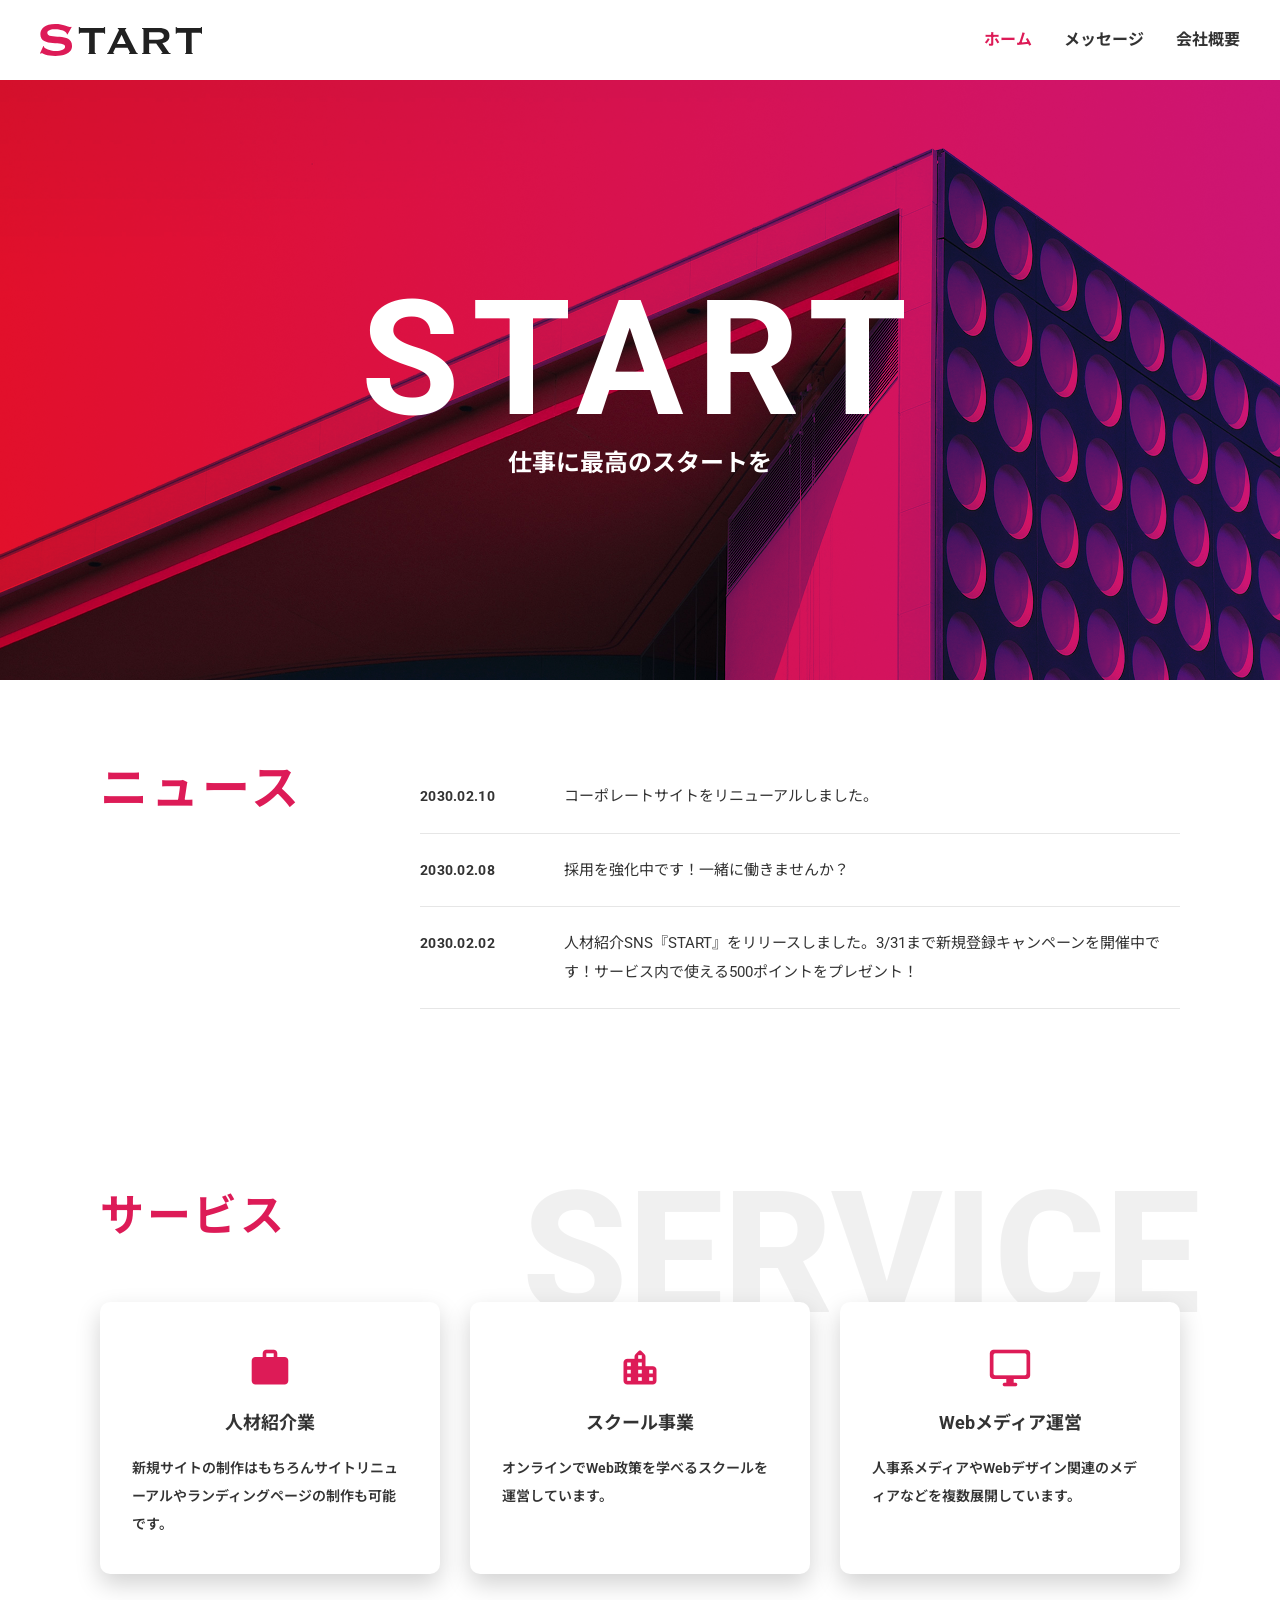
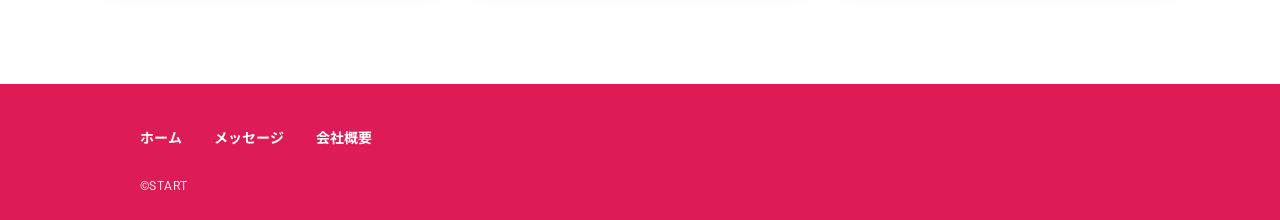
<file: index.html>
<!DOCTYPE html>

<html lang="ja">

  <head>
    <meta charset="utf-8">
    <meta name="viewport" content="width=device-width,initial-scale=1">
    <title>START</title>
    <link rel="stylesheet" href="css/destyle.css">
    <link rel="stylesheet" href="css/style.css">
    <link rel="preconnect" href="https://fonts.googleapis.com">
    <link rel="preconnect" href="https://fonts.gstatic.com" crossorigin>
    <link href="https://fonts.googleapis.com/css2?family=Josefin+Sans:ital,wght@0,100..700;1,100..700&family=Noto+Sans+JP:wght@100..900&family=Noto+Sans:ital,wght@0,100..900;1,100..900&family=Roboto:ital,wght@0,100..900;1,100..900&display=swap" rel="stylesheet">
    <link href="https://fonts.googleapis.com/icon?family=Material+Icons+Round" rel="stylesheet">
    <link rel="icon" type="image/png" href="icon-192x192.png">
    <link rel="apple-touch-icon" type="image/png" href="apple-touch-icon-180x180.png">
    <link rel="icon" href="favicon.ico">
  </head>


  <body>

    <!-- ヘッダー -->
    <header class="header">
      <div class="logo">
        <a href="index.html">
          <img src="image/logo.svg" alt="ロゴ">
        </a>
      </div>

      <nav class="gnav">
        <ul class="gnav__list">
          <li class="gnav__item"><a class="gnav__link gnav__link--active" href="index.html">ホーム</a></li>
          <li class="gnav__item"><a class="gnav__link" href="message.html">メッセージ</a></li>
          <li class="gnav__item"><a class="gnav__link" href="company.html">会社概要</a></li>
        </ul>
      </nav>

      <!-- ハンバーガーメニュー -->
      <button class="hamburger" type="button" aria-label="メニューを開く" aria-controls="sp-menu" aria-expanded="false">
        <span></span>
        <span></span>
        <span></span>
      </button>

      <div class="sp-menu" id="sp-menu" aria-hidden="true">

        <button class="sp-menu__close" type="button" aria-label="メニューを閉じる">
        </button>

        <nav class="sp-menu__nav">
          <ul class="sp-menu__list">
            <li class="sp-menu__item"><a class="sp-menu__link" href="index.html">ホーム</a></li>
            <li class="sp-menu__item"><a class="sp-menu__link" href="message.html">メッセージ</a></li>
            <li class="sp-menu__item"><a class="sp-menu__link" href="company.html">会社概要</a></li>
          </ul>
        </nav>

      </div>

      <div class="sp-menu-overlay" aria-hidden="true"></div>

    </header>
    <!-- /ヘッダー -->

    <main>

      <!-- メインビジュアル -->
      <section class="main-visual">

        <picture class="main-visual__img">
          <source
          media="(max-width: 768px)"
          srcset="image/sp_mv.png">
          <img class="main-visual__img" src="image/pc_bg_mv.png" alt="">
        </picture>

        <div class="main-visual__copy">
          <h1 class="main-visual__title">START</h1>
          <p class="main-visual__subtitle">仕事に最高のスタートを</p>
        </div>
      </section>
      <!-- /メインビジュアル -->

      <!-- ニュース -->
      <section class="news" id="news">
        <div class="news__inner">
          <h2 class="news__title">ニュース</h2>

          <ul class="news__list">

            <li class="news__item">
              <a class="news__link" href="#">
                <time class="news__date" datetime="2030-02-10">2030.02.10</time>
                <p class="news__text">コーポレートサイトをリニューアルしました。</p>
              </a>
            </li>

            <li class="news__item">
              <a class="news__link" href="#">
                <time class="news__date" datetime="2030-02-08">2030.02.08</time>
                <p class="news__text">採用を強化中です！一緒に働きませんか？</p>
              </a>
            </li>

            <li class="news__item">
              <a class="news__link" href="#">
                <time class="news__date" datetime="2030-02-02">2030.02.02</time>
                <p class="news__text">人材紹介SNS『START』をリリースしました。3/31まで新規登録キャンペーンを開催中です！サービス内で使える500ポイントをプレゼント！</p>
              </a>
            </li>

          </ul>
        </div>
      </section>
      <!-- /ニュース -->

      <!-- サービス -->
      <section class="service" id="service">

        <div class="service__inner">

          <h2 class="service__title">サービス</h2>

          <div class="service__container">

            <article class="service__card">
              <span class="material-icons-round" aria-hidden="true">work</span>
              <h3 class="service__card__title">人材紹介業</h3>
              <p class="service__card__contents">新規サイトの制作はもちろんサイトリニューアルやランディングページの制作も可能です。</p>
            </article>

            <article class="service__card">
              <span class="material-icons-round" aria-hidden="true">location_city</span>
              <h3 class="service__card__title">スクール事業</h3>
              <p class="service__card__contents">オンラインでWeb政策を学べるスクールを運営しています。</p>
            </article>

            <article class="service__card">
              <span class="material-icons-round" aria-hidden="true">desktop_windows</span>
              <h3 class="service__card__title">Webメディア運営</h3>
              <p class="service__card__contents">人事系メディアやWebデザイン関連のメディアなどを複数展開しています。</p>
            </article>

          </div>

        </div>

      </section>
      <!-- /サービス -->

    </main>

    <!-- フッター -->
    <footer class="footer" id="footer">

      <div class="footer__inner">
        <nav class="footer__nav">
          <ul class="footer__nav__list">
            <li class="footer__nav__item"><a href="index.html">ホーム</a></li>
            <li class="footer__nav__item"><a href="message.html">メッセージ</a></li>
            <li class="footer__nav__item"><a href="company.html">会社概要</a></li>
          </ul>
        </nav>

        <div class="footer__copyright">&copy;START</div>
      </div>
    </footer>
    <!-- /フッター -->

    <script src="https://ajax.googleapis.com/ajax/libs/jquery/3.6.0/jquery.min.js"></script>
    <script src="js/script.js"></script>

  </body>
</html>
</file>
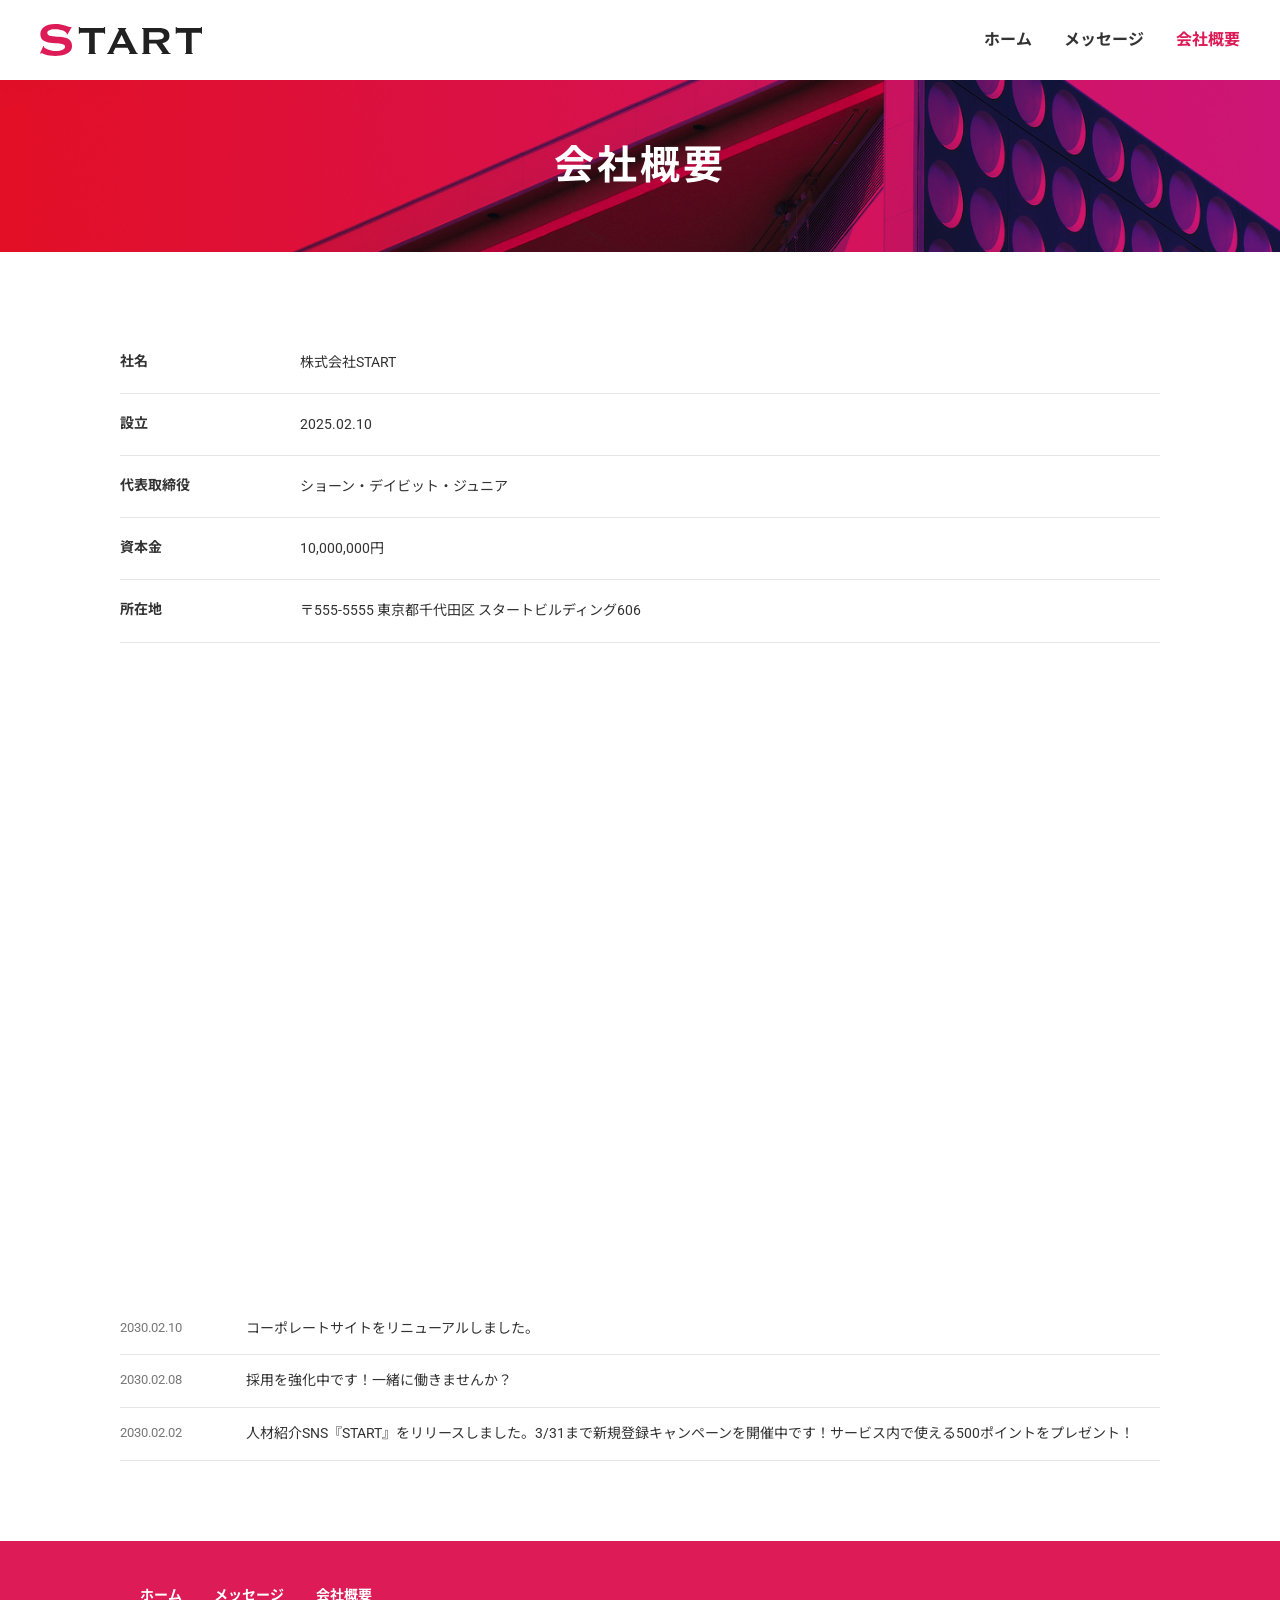
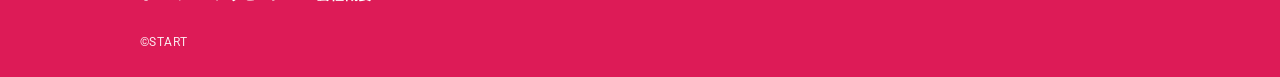
<file: company.html>
<!DOCTYPE html>

<html lang="ja">

  <head>
    <meta charset="utf-8">
    <meta name="viewport" content="width=device-width,initial-scale=1">
    <title>START</title>
    <link rel="stylesheet" href="css/destyle.css">
    <link rel="stylesheet" href="css/style.css">
    <link rel="preconnect" href="https://fonts.googleapis.com">
    <link rel="preconnect" href="https://fonts.gstatic.com" crossorigin>
    <link href="https://fonts.googleapis.com/css2?family=Josefin+Sans:ital,wght@0,100..700;1,100..700&family=Noto+Sans+JP:wght@100..900&family=Noto+Sans:ital,wght@0,100..900;1,100..900&family=Roboto:ital,wght@0,100..900;1,100..900&display=swap" rel="stylesheet">
    <link href="https://fonts.googleapis.com/icon?family=Material+Icons+Round" rel="stylesheet">
    <link rel="apple-touch-icon" type="image/png" href="apple-touch-icon-180x180.png">
    <link rel="icon" href="favicon.ico">

  </head>


  <body>

    <!-- ヘッダー -->
    <header class="header">
      <div class="logo">
        <a href="index.html">
          <img src="image/logo.svg" alt="ロゴ">
        </a>
      </div>

      <nav class="gnav">
        <ul class="gnav__list">
          <li class="gnav__item"><a class="gnav__link" href="index.html">ホーム</a></li>
          <li class="gnav__item"><a class="gnav__link" href="message.html">メッセージ</a></li>
          <li class="gnav__item"><a class="gnav__link gnav__link--active" href="company.html">会社概要</a></li>
        </ul>
      </nav>

      <!-- ハンバーガーメニュー -->
      <button class="hamburger" type="button" aria-label="メニューを開く" aria-controls="sp-menu" aria-expanded="false">
        <span></span>
        <span></span>
        <span></span>
      </button>

      <div class="sp-menu" id="sp-menu" aria-hidden="true">

        <button class="sp-menu__close" type="button" aria-label="メニューを閉じる">
        </button>

        <nav class="sp-menu__nav">
          <ul class="sp-menu__list">
            <li class="sp-menu__item"><a class="sp-menu__link" href="index.html">ホーム</a></li>
            <li class="sp-menu__item"><a class="sp-menu__link" href="message.html">メッセージ</a></li>
            <li class="sp-menu__item"><a class="sp-menu__link" href="company.html">会社概要</a></li>
          </ul>
        </nav>

      </div>

      <div class="sp-menu-overlay" aria-hidden="true"></div>

    </header>
    <!-- /ヘッダー -->

    <main>
      <!-- メインビジュアル -->
      <section class="page-section">

        <picture>
          <source
          media="(max-width: 768px)"
          srcset="image/sp_header.png">
          <img class="page-section__img" src="image/pc_header.png" alt="">
        </picture>

        <div class="page-section__copy">
          <h1 class="page-section__title">会社概要</h1>
        </div>
      </section>
      <!-- /メインビジュアル -->


      <!-- 会社概要 -->
      <section class="company">
        <div class="company__inner">
          <ul class="company__list">

            <li class="company__item">
              <h2 class="company__title">社名</h2>
              <p class="company__contents">株式会社START</p>
            </li>

            <li class="company__item">
              <h2 class="company__title">設立</h2>
              <p class="company__contents">2025.02.10</p>
            </li>

            <li class="company__item">
              <h2 class="company__title">代表取締役</h2>
              <p class="company__contents">ショーン・デイビット・ジュニア</p>
            </li>

            <li class="company__item">
              <h2 class="company__title">資本金</h2>
              <p class="company__contents">10,000,000円</p>
            </li>

            <li class="company__item">
              <h2 class="company__title">所在地</h2>
              <p class="company__contents">〒555-5555 東京都千代田区 スタートビルディング606</p>
            </li>
          </ul>

          <div class="company__map">
            <iframe src="https://www.google.com/maps/embed?pb=!1m18!1m12!1m3!1d26253.324535291995!2d135.5153408!3d34.663148!2m3!1f0!2f0!3f0!3m2!1i1024!2i768!4f13.1!3m3!1m2!1s0x6000e0cd5c283afd%3A0xf01d07d5ca11e41!2z5aSn6Ziq5Z-O!5e0!3m2!1sja!2sjp!4v1767077324530!5m2!1sja!2sjp" width="100%" style="border:0;" allowfullscreen="" loading="lazy" referrerpolicy="no-referrer-when-downgrade"></iframe>
          </div>
        
          <ul class="company-news">

            <li class="company-news__item">
              <a class="company-news__link" href="#">
                <time class="company-news__date" datetime="2030-02-10">2030.02.10</time>
                <p class="company-news__text">コーポレートサイトをリニューアルしました。</p>
              </a>
            </li>

            <li class="company-news__item">
              <a class="company-news__link" href="#">
                <time class="company-news__date" datetime="2030-02-08">2030.02.08</time>
                <p class="company-news__text">採用を強化中です！一緒に働きませんか？</p>
              </a>
            </li>

            <li class="company-news__item">
              <a class="company-news__link" href="#">
                <time class="company-news__date" datetime="2030-02-02">2030.02.02</time>
                <p class="company-news__text">人材紹介SNS『START』をリリースしました。3/31まで新規登録キャンペーンを開催中です！サービス内で使える500ポイントをプレゼント！</p>
              </a>
            </li>

          </ul>

        </div>
      </section>

    </main>

    <!-- フッター -->
    <footer class="footer" id="footer">

      <div class="footer__inner">
        <nav class="footer__nav">
          <ul class="footer__nav__list">
            <li class="footer__nav__item"><a href="index.html">ホーム</a></li>
            <li class="footer__nav__item"><a href="message.html">メッセージ</a></li>
            <li class="footer__nav__item"><a href="company.html">会社概要</a></li>
          </ul>
        </nav>

        <div class="footer__copyright">&copy;START</div>
      </div>
    </footer>
    <!-- /フッター -->

    <script src="https://ajax.googleapis.com/ajax/libs/jquery/3.6.0/jquery.min.js"></script>
    <script src="js/script.js"></script>

  </body>
</file>
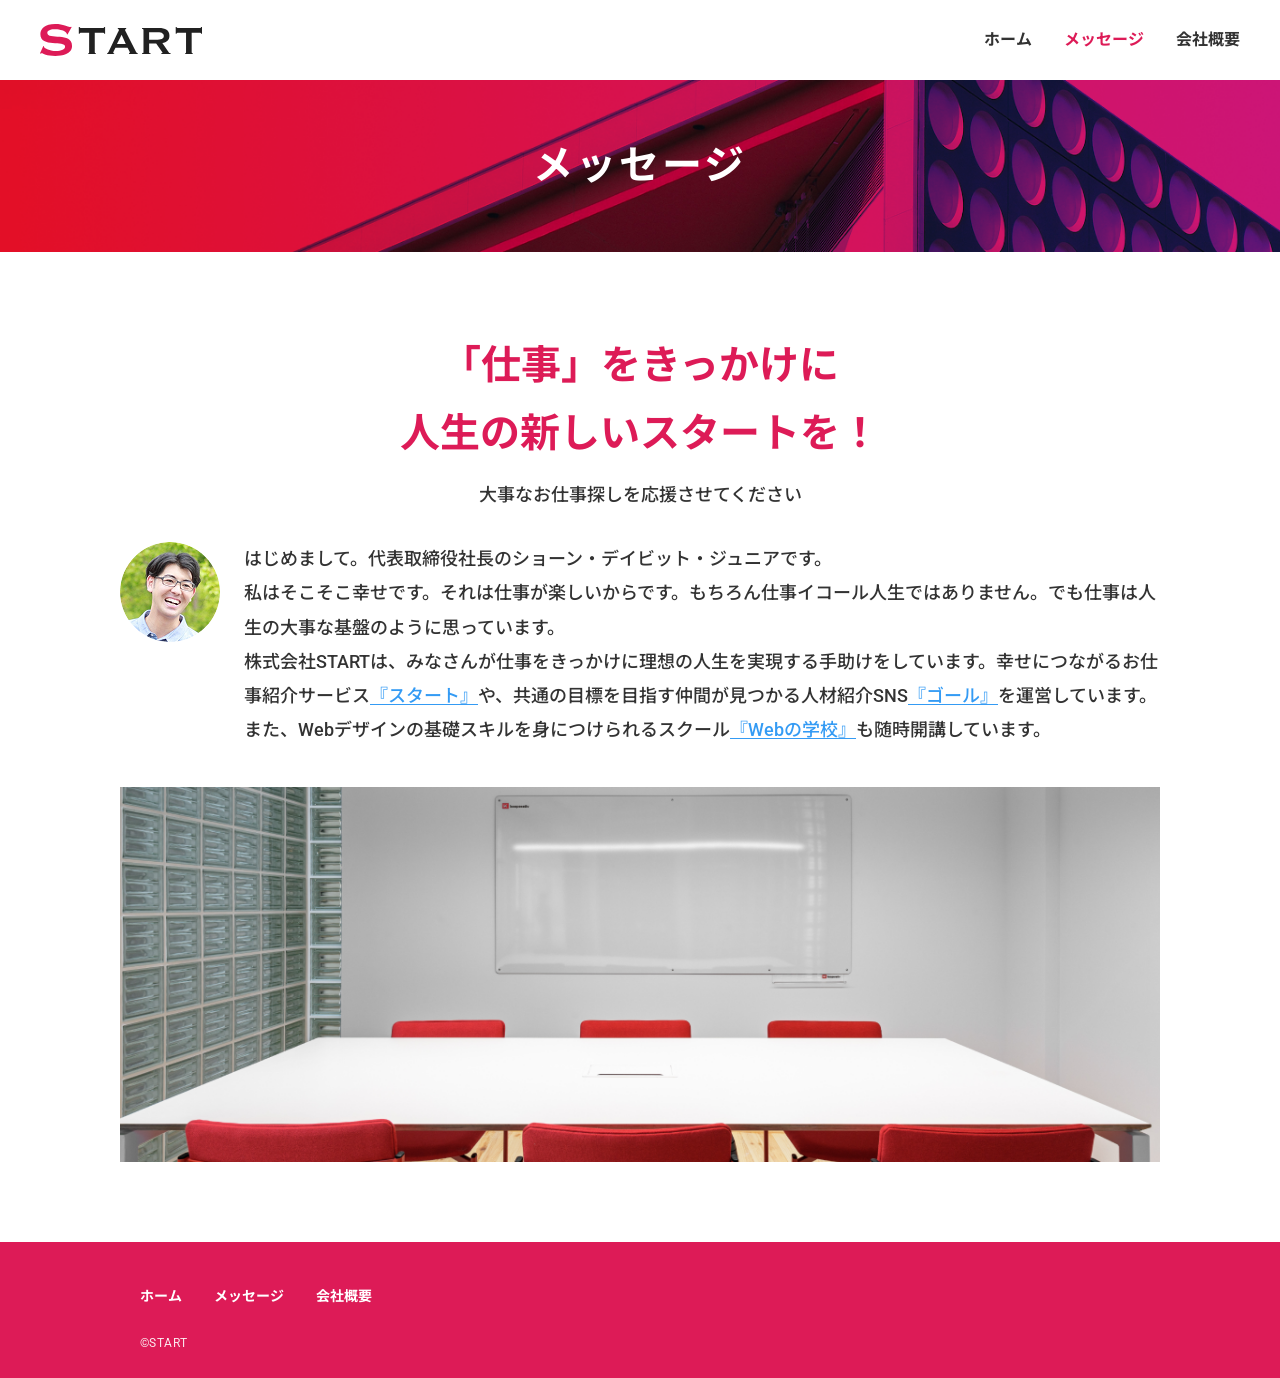
<file: message.html>
<!DOCTYPE html>

<html lang="ja">

  <head>
    <meta charset="utf-8">
    <meta name="viewport" content="width=device-width,initial-scale=1">
    <title>START</title>
    <link rel="stylesheet" href="css/destyle.css">
    <link rel="stylesheet" href="css/style.css">
    <link rel="preconnect" href="https://fonts.googleapis.com">
    <link rel="preconnect" href="https://fonts.gstatic.com" crossorigin>
    <link href="https://fonts.googleapis.com/css2?family=Josefin+Sans:ital,wght@0,100..700;1,100..700&family=Noto+Sans+JP:wght@100..900&family=Noto+Sans:ital,wght@0,100..900;1,100..900&family=Roboto:ital,wght@0,100..900;1,100..900&display=swap" rel="stylesheet">
    <link href="https://fonts.googleapis.com/icon?family=Material+Icons+Round" rel="stylesheet">
    <link rel="icon" type="image/png" href="icon-192x192.png">
    <link rel="apple-touch-icon" type="image/png" href="apple-touch-icon-180x180.png">
    <link rel="icon" href="favicon.ico">
  </head>


  <body>

    <!-- ヘッダー -->
    <header class="header">
      <div class="logo">
        <a href="index.html">
          <img src="image/logo.svg" alt="ロゴ">
        </a>
      </div>

      <nav class="gnav">
        <ul class="gnav__list">
          <li class="gnav__item"><a class="gnav__link" href="index.html">ホーム</a></li>
          <li class="gnav__item"><a class="gnav__link gnav__link--active" href="message.html">メッセージ</a></li>
          <li class="gnav__item"><a class="gnav__link" href="company.html">会社概要</a></li>
        </ul>
      </nav>

      <!-- ハンバーガーメニュー -->
      <button class="hamburger" type="button" aria-label="メニューを開く" aria-controls="sp-menu" aria-expanded="false">
        <span></span>
        <span></span>
        <span></span>
      </button>

      <div class="sp-menu" id="sp-menu" aria-hidden="true">

        <button class="sp-menu__close" type="button" aria-label="メニューを閉じる">
        </button>

        <nav class="sp-menu__nav">
          <ul class="sp-menu__list">
            <li class="sp-menu__item"><a class="sp-menu__link" href="index.html">ホーム</a></li>
            <li class="sp-menu__item"><a class="sp-menu__link" href="message.html">メッセージ</a></li>
            <li class="sp-menu__item"><a class="sp-menu__link" href="company.html">会社概要</a></li>
          </ul>
        </nav>

      </div>

      <div class="sp-menu-overlay" aria-hidden="true"></div>

    </header>
    <!-- /ヘッダー -->


    <main>

      <!-- ページビジュアル -->
      <section class="page-section">

        <picture>
          <source
          media="(max-width: 768px)"
          srcset="image/sp_header.png">
          <img class="page-section__img" src="image/pc_header.png" alt="">
        </picture>

        <div class="page-section__copy">
          <h1 class="page-section__title">メッセージ</h1>
        </div>
      </section>
      <!-- /ページビジュアル -->

      <!-- メッセージ -->
      <section class="message">
        <div class="message__inner">
          <h2 class="message__title">
            「仕事」をきっかけに<br>
            人生の新しいスタートを！
          </h2>
          <p class="message__lead">大事なお仕事探しを応援させてください</p>

          <div class="message__box">
            <div class="message__photo">
              <img src="image/ceo.png" alt="">
            </div>
            <p class="message__text">
              はじめまして。代表取締役社長のショーン・デイビット・ジュニアです。<br>
              私はそこそこ幸せです。それは仕事が楽しいからです。もちろん仕事イコール人生ではありません。でも仕事は人生の大事な基盤のように思っています。<br>
              株式会社STARTは、みなさんが仕事をきっかけに理想の人生を実現する手助けをしています。幸せにつながるお仕事紹介サービス<a class="message__link" href="#">『スタート』</a>や、共通の目標を目指す仲間が見つかる人材紹介SNS<a class="message__link" href="#">『ゴール』</a>を運営しています。また、Webデザインの基礎スキルを身につけられるスクール<a class="message__link" href="#">『Webの学校』</a>も随時開講しています。
            </p>
          </div>
        </div>
      </section>

      <section class="message-visual">
        <div class="message__inner">
          <img class="message-visual__img" src="image/office.png" alt="">
        </div>
      </section>
    </main>

    <!-- フッター -->
    <footer class="footer" id="footer">

      <div class="footer__inner">
        <nav class="footer__nav">
          <ul class="footer__nav__list">
            <li class="footer__nav__item"><a href="index.html">ホーム</a></li>
            <li class="footer__nav__item"><a href="message.html">メッセージ</a></li>
            <li class="footer__nav__item"><a href="company.html">会社概要</a></li>
          </ul>
        </nav>

        <div class="footer__copyright">&copy;START</div>
      </div>
    </footer>
    <!-- /フッター -->

    <script src="https://ajax.googleapis.com/ajax/libs/jquery/3.6.0/jquery.min.js"></script>
    <script src="js/script.js"></script>


  </body>
</file>
<file: css/destyle.css>
/*! destyle.css v4.0.1 | MIT License | https://github.com/nicolas-cusan/destyle.css */

/* Reset box-model and set borders */
/* ============================================ */

*,
::before,
::after {
  box-sizing: border-box;
  border-style: solid;
  border-width: 0;
  min-width: 0;
}

/* Document */
/* ============================================ */

/**
 * 1. Correct the line height in all browsers.
 * 2. Prevent adjustments of font size after orientation changes in iOS.
 * 3. Remove gray overlay on links for iOS.
 */

html {
  line-height: 1.15; /* 1 */
  -webkit-text-size-adjust: 100%; /* 2 */
  -webkit-tap-highlight-color: transparent; /* 3*/
}

/* Sections */
/* ============================================ */

/**
 * Remove the margin in all browsers.
 */

body {
  margin: 0;
}

/**
 * Render the `main` element consistently in IE.
 */

main {
  display: block;
}

/* Vertical rhythm */
/* ============================================ */

p,
table,
blockquote,
address,
pre,
iframe,
form,
figure,
dl {
  margin: 0;
}

/* Headings */
/* ============================================ */

h1,
h2,
h3,
h4,
h5,
h6 {
  font-size: inherit;
  font-weight: inherit;
  margin: 0;
}

/* Lists (enumeration) */
/* ============================================ */

ul,
ol {
  margin: 0;
  padding: 0;
  list-style: none;
}

/* Lists (definition) */
/* ============================================ */

dt {
  font-weight: bold;
}

dd {
  margin-left: 0;
}

/* Grouping content */
/* ============================================ */

/**
 * 1. Add the correct box sizing in Firefox.
 * 2. Show the overflow in Edge and IE.
 */

hr {
  box-sizing: content-box; /* 1 */
  height: 0; /* 1 */
  overflow: visible; /* 2 */
  border-top-width: 1px;
  margin: 0;
  clear: both;
  color: inherit;
}

/**
 * 1. Correct the inheritance and scaling of font size in all browsers.
 * 2. Correct the odd `em` font sizing in all browsers.
 */

pre {
  font-family: monospace, monospace; /* 1 */
  font-size: inherit; /* 2 */
}

address {
  font-style: inherit;
}

/* Text-level semantics */
/* ============================================ */

/**
 * Remove the gray background on active links in IE 10.
 */

a {
  background-color: transparent;
  text-decoration: none;
  color: inherit;
}

/**
 * 1. Remove the bottom border in Chrome 57-
 * 2. Add the correct text decoration in Chrome, Edge, IE, Opera, and Safari.
 */

abbr[title] {
  text-decoration: underline dotted; /* 2 */
}

/**
 * Add the correct font weight in Chrome, Edge, and Safari.
 */

b,
strong {
  font-weight: bolder;
}

/**
 * 1. Correct the inheritance and scaling of font size in all browsers.
 * 2. Correct the odd `em` font sizing in all browsers.
 */

code,
kbd,
samp {
  font-family: monospace, monospace; /* 1 */
  font-size: inherit; /* 2 */
}

/**
 * Add the correct font size in all browsers.
 */

small {
  font-size: 80%;
}

/**
 * Prevent `sub` and `sup` elements from affecting the line height in
 * all browsers.
 */

sub,
sup {
  font-size: 75%;
  line-height: 0;
  position: relative;
  vertical-align: baseline;
}

sub {
  bottom: -0.25em;
}

sup {
  top: -0.5em;
}

/* Replaced content */
/* ============================================ */

/**
 * Prevent vertical alignment issues.
 */

svg,
img,
embed,
object,
iframe {
  vertical-align: bottom;
}

/* Forms */
/* ============================================ */

/**
 * Reset form fields to make them styleable.
 * 1. Make form elements stylable across systems iOS especially.
 * 2. Inherit text-transform from parent.
 */

button,
input,
optgroup,
select,
textarea {
  -webkit-appearance: none; /* 1 */
  appearance: none;
  vertical-align: middle;
  color: inherit;
  font: inherit;
  background: transparent;
  padding: 0;
  margin: 0;
  border-radius: 0;
  text-align: inherit;
  text-transform: inherit; /* 2 */
}

/**
 * Correct cursors for clickable elements.
 */

button,
[type="button"],
[type="reset"],
[type="submit"] {
  cursor: pointer;
}

button:disabled,
[type="button"]:disabled,
[type="reset"]:disabled,
[type="submit"]:disabled {
  cursor: default;
}

/**
 * Improve outlines for Firefox and unify style with input elements & buttons.
 */

:-moz-focusring {
  outline: auto;
}

select:disabled {
  opacity: inherit;
}

/**
 * Remove padding
 */

option {
  padding: 0;
}

/**
 * Reset to invisible
 */

fieldset {
  margin: 0;
  padding: 0;
  min-width: 0;
}

legend {
  padding: 0;
}

/**
 * Add the correct vertical alignment in Chrome, Firefox, and Opera.
 */

progress {
  vertical-align: baseline;
}

/**
 * Remove the default vertical scrollbar in IE 10+.
 */

textarea {
  overflow: auto;
}

/**
 * Correct the cursor style of increment and decrement buttons in Chrome.
 */

[type="number"]::-webkit-inner-spin-button,
[type="number"]::-webkit-outer-spin-button {
  height: auto;
}

/**
 * Correct the outline style in Safari.
 */

[type="search"] {
  outline-offset: -2px; /* 1 */
}

/**
 * Remove the inner padding in Chrome and Safari on macOS.
 */

[type="search"]::-webkit-search-decoration {
  -webkit-appearance: none;
}

/**
 * 1. Correct the inability to style clickable types in iOS and Safari.
 * 2. Fix font inheritance.
 */

::-webkit-file-upload-button {
  -webkit-appearance: button; /* 1 */
  font: inherit; /* 2 */
}

/**
 * Fix appearance for Firefox
 */
[type="number"] {
  -moz-appearance: textfield;
}

/**
 * Clickable labels
 */

label[for] {
  cursor: pointer;
}

/* Interactive */
/* ============================================ */

/*
 * Add the correct display in Edge, IE 10+, and Firefox.
 */

details {
  display: block;
}

/*
 * Add the correct display in all browsers.
 */

summary {
  display: list-item;
}

/*
 * Remove outline for editable content.
 */

[contenteditable]:focus {
  outline: auto;
}

/* Tables */
/* ============================================ */

/**
1. Correct table border color inheritance in all Chrome and Safari.
*/

table {
  border-color: inherit; /* 1 */
  border-collapse: collapse;
}

caption {
  text-align: left;
}

td,
th {
  vertical-align: top;
  padding: 0;
}

th {
  text-align: left;
  font-weight: bold;
}
</file>
<file: css/style.css>
:root{
  --color-link: #349bf4;
  --color-main: #dd1b57;
  --color-text: #333;
  --header-h: 64px;
}

body {
  font-family:
    "Roboto",
    "Noto Sans JP",
    "Noto Sans",
    "Josefin Sans",
    -apple-system,
    BlinkMacSystemFont,
    "Hiragino Kaku Gothic ProN",
    "Hiragino Sans",
    Meiryo,
    sans-serif;

  font-size: 16px;
  line-height: 1.7;
  color: #333;
  background-color: #fff;
}

/* ヘッダー */

.header{
  display: flex;
  justify-content: space-between;
  align-items: center;
  padding: 24px 40px;
}

.logo img{
  height: 32px;
}

.gnav__list{
  display: flex;
  gap: 32px;
}

.gnav__link{
  color: var(--color-text);
  text-decoration: none;
  font-weight: bold;
}

.gnav__link:hover{
  color: var(--color-main);
}

.gnav__link--active{
  color: var(--color-main);
}

/* ハンバーガー非表示 */
.hamburger{
  display: none;
}

.sp-menu,
.sp-menu-overlay{
  display: none;
}


/* メインビジュアル */
.main-visual{
  position: relative;
  width: 100%;
  height: 600px;
  overflow: hidden;
  display: flex;
  align-items: center;
  justify-content: center;
}
.main-visual picture{
  width: 100%;
  height: 100%;
}
.main-visual__img{
  display: block;
  width: 100%;
  height: 100%;
  object-fit: cover;
}
.main-visual__copy{
  position: absolute;
  top: 50%;
  left: 50%;
  transform: translate(-50%, -50%);
  text-align: center;
  color: #fff;
}
.main-visual__title{
  font-size: 160px;
  font-weight: bold;
  letter-spacing: 0.08em;
  line-height: 1;
}
.main-visual__subtitle{
  font-size: 24px;
  font-weight: bold;
  line-height: 1.3;
  margin-top: 8px;
}

/* ニュース */
.news{
  padding: 80px 40px;
}

.news__inner{
  max-width: 1080px;
  margin: 0 auto;

  display: flex;
  gap: 80px;
  align-items: flex-start;
}

.news__title{
  width: 240px;
  flex-shrink: 0;

  font-size: 48px;
  font-weight: bold;
  color: var(--color-main);
  letter-spacing: 0.06em;
  line-height: 1.2;
  margin: 0;
}

.news__list{
  flex: 1;
}

.news__item{
  border-bottom: 1px solid #e6e6e6;
}

.news__link{
  display: flex;
  gap: 24px;
  align-items: baseline;

  padding: 22px 0;
  text-decoration: none;
  color: var(--color-text);
}

.news__link:hover{
  color: var(--color-main);
}

.news__date{
  width: 120px;
  flex-shrink: 0;

  font-weight: bold;
  font-size: 14px;
  letter-spacing: 0.02em;
  white-space: nowrap;
}

.news__text{
  margin: 0;
  font-size: 15px;
  line-height: 1.9;
}


/* サービス */
.service{
  padding: 90px 40px 110px;
}

.service__inner{
  max-width: 1080px;
  margin: 0 auto;
  position: relative;
}

.service__inner::after{
  content: "SERVICE";
  position: absolute;
  top: -10px;
  right: -20px;

  font-size: 170px;
  font-weight: 800;
  color: rgba(0, 0, 0, 0.06);

  pointer-events: none;
  line-height: 1;

  z-index: 0;
}

.service__title{
  font-size: 44px;
  font-weight: bold;
  color: var(--color-main);
  letter-spacing: 0.06em;
  margin: 0 0 48px;
}

.service__container{
  display: grid;
  column-gap: 30px;
  grid-template-columns: repeat(3,1fr);
}

.service__card{
  flex: 1;
  border-radius: 10px;
  padding: 44px 32px 36px;
  text-align: center;

  box-shadow: 0 10px 24px rgba(0, 0, 0, 0.18);

  background-color: #fff;

  position: relative;
  z-index: 1;
}

.service__card .material-icons-round{
  font-size: 44px;
  color: var(--color-main);
  display: inline-block;
  margin-bottom: 18px;
}

.service__card__title{
  font-size: 18px;
  font-weight: bold;
  margin: 0 0 16px;
}

.service__card__contents{
  margin: 0;
  font-size: 14px;
  text-align: left;
  font-weight: 600;
  line-height: 2;
  color: var(--color-text);
}


/* フッター */
.footer{
  background-color: var(--color-main);
  color: #fff;
  padding: 40px 40px 24px;
}

.footer__inner{
  max-width: 1080px;
  margin: 0 auto;
  padding: 0 40px;
}

.footer__nav__list{
  display: flex;
  gap: 32px;
  margin: 0 0 24px;
  padding: 0;
  list-style: none;
}

.footer__nav__item a{
  text-decoration: none;
  font-size: 14px;
  font-weight: bold;
}

.footer__copyright{
  font-size: 12px;
  letter-spacing: 0.04em;
  opacity: 0.9;
}

/* message、company共通 */

.page-section{
  position: relative;
  width: 100%;
  overflow: hidden;
}

.page-section picture,
.page-section__img{
  display: block;
  width: 100%;
  height: 100%;
}

.page-section__img{
  object-fit: cover;
}

.page-section__copy{
  position: absolute;
  inset: 0;
  display: flex;
  align-items: center;
  justify-content: center;
  text-align: center;
}

.page-section__title{
  color: #fff;
  font-size: 40px;
  font-weight: bold;
  letter-spacing: 0.08em;
}

.message{
  padding: 80px 0 40px;
}

.message__inner{
  max-width: 1080px;
  margin: 0 auto;
  padding: 0 20px;
}

.message__title{
  text-align: center;
  color: var(--color-main);
  font-size: 40px;
  font-weight: bold;
  line-height: 1.7;
}

.message__lead{
  text-align: center;
  margin-top: 12px;
  font-size: 18px;
  font-weight: 500;
  color: var(--color-text);
}

/* 画像+本文 */

.message__box{
  margin-top: 32px;
  display: flex;
  align-items: flex-start;
  gap: 24px;
}

.message__photo{
  flex: 0 0 auto;
  width: 100px;
}

.message__photo img{
  display: block;
  width: 100%;
  height: 100px;
  border-radius: 50%;
  object-fit: cover;
}

.message__text{
  flex: 1;
  min-width: 0;
  font-size: 18px;
  font-weight: 500;
  line-height: 1.9;
  color: var(--color-text);
}

.message__link{
  color: var(--color-link);
  text-decoration: underline;
  text-underline-offset: 2px;
}

.message-visual{
  padding: 0 0 80px;
}

.message-visual__img{
  display: block;
  width: 100%;
  height: auto;
}

/* company */

.company{
  padding: 80px 0;
}

.company__inner{
  max-width: 1080px;
  margin: 0 auto;
  padding: 0 20px;
}

.company__item{
  display: grid;
  grid-template-columns: 160px 1fr;
  gap: 20px;
  padding: 18px 0;
  border-bottom: 1px solid #e6e6e6;
}

.company__title{
  font-size: 14px;
  font-weight: bold;
  color: var(--color-text);
}

.company__contents{
  font-size: 14px;
  line-height: 1.8;
  color: var(--color-text);
}

.company__map{
  margin: 20px 0;
}

.company__map iframe{
  height: 600px;
}

.company-news{
  margin-top: 40px;
}

.company-news__item{
  border-bottom: 1px solid #e6e6e6;
}

.company-news__link{
  display: flex;
  gap: 16px;
  padding: 14px 0;
  color: inherit;
}

.company-news__date{
  width: 110px;
  flex: 0 0 auto;
  font-size: 13px;
  color: #777;
}

.company-news__text{
  flex: 1;
  font-size: 14px;
  line-height: 1.7;
}


/* レスポンシブ */
@media screen and (max-width: 768px) {
  .news,
  .service{
    padding-left: 20px;
    padding-right: 20px;
  }
  
  /* ヘッダー */


  .header{
    height: 64px;
    margin: 0;
    padding: 0 0 0 20px;
    display: flex;
    justify-content: space-between;
    align-items: center;
    z-index: 1000;
  }

  .logo img{
    height: 40%;
    width: auto;
    display: block;
  }

  .gnav{
    display: none;
  }

  .hamburger{
    display: inline-block;
    height: 100%;
    aspect-ratio: 1/1;
    position: relative;
    z-index: 1100;
    background-color: var(--color-main);
    border: none;
    cursor: pointer;
  }

  .hamburger span{
    position: absolute;
    left: 50%;
    width: 60%;
    height: 3px;
    background: #fff;
    transform: translateX(-50%);
    transition: transform 0.3s ease, opacity 0.3s ease;
  }

  .hamburger span:nth-child(1){
    top: 50%;
    transform: translate(-50%, calc(-50% - 8px));
  }

  .hamburger span:nth-child(2){
    top: 50%;
    transform: translate(-50%, -50%);
  }

  .hamburger span:nth-child(3){
    top: 50%;
    transform: translate(-50%, calc(-50% + 8px));
  }

  body.is-menu-open .hamburger span:nth-child(1){
    transform: translate(-50%, -50%) rotate(45deg);
  }

  body.is-menu-open .hamburger span:nth-child(2){
    opacity: 0;
  }

  body.is-menu-open .hamburger span:nth-child(3){
    transform: translate(-50%, -50%) rotate(-45deg);
  }

  .sp-menu-overlay{
    display: block;
    position: fixed;
    inset: 0;
    background: rgba(0, 0, 0, 0.35);
    opacity: 0;
    visibility: hidden;
    transition: opacity .25s ease, visibility .25s ease;
    z-index: 900;
  }

  .sp-menu{
    display: block;
    position: fixed;
    top: 0;
    right: 0;

    width: 72vw;
    max-width: 320px;
    height: 100vh;

    background: var(--color-main);
    transform: translateX(100%);
    transition: transform .25s ease;

    z-index: 950;
  }

  body.is-menu-open .sp-menu{
    transform: translateX(0);
  }

  body.is-menu-open .sp-menu-overlay{
    opacity: 1;
    visibility: visible;
  }

  .sp-menu__nav{
    height: 100%;
    display: flex;
    align-items: flex-start;
    justify-content: center;
    padding-top: 120px;
  }

  .sp-menu__list{
    list-style: none;
    padding: 0;
    margin: 0;
    text-align: center;
    display: grid;
    gap: 18px;
  }

  .sp-menu__link{
    color: #fff;
    text-decoration: none;
    font-size: 18px;
    font-weight: bold;
  }

  body.is-menu-open .sp-menu{
    transform: translateX(0);
  }

  /* メインビジュアル */

  main, section{
    margin: 0;
  }

  .main-visual{
    height: 480px;
    margin: 0;
  }

  .main-visual picture,
  .main-visual img{
    width: 100%;
    height: 100%;
  }

  .main-visual__img{
    display: block;
    object-fit: cover;
  }
  .main-visual__title{
    font-size: 72px;
  }
  .main-visual__subtitle{
    font-size: 18px;
  }

  /* ニュース */
  .news{
    padding-top: 20px;
    padding-bottom: 20px;
  }
  .news__inner{
    flex-direction: column;
    gap: 24px;
  }
  .news__title{
    width: auto;
    font-size: 34px;
  }
  .news__link{
    flex-direction: column;
    gap: 6px;
    padding: 18px 0;
  }
  .news__date{
    width: auto;
  }

  .service{
    padding-top: 20px;
    padding-bottom: 20px;
  }

  .service__title{
    font-size: 34px;
    margin-bottom: 8px;
  }

  .service__container{
    display: flex;
    flex-direction: column;
    gap: 18px;
  }

  .service__card{
    padding: 36px 24px 30px;
  }

  .service__inner::after{
    font-size: 72px;
    top: 10px;
    right: -20px;
  }

  /* フッター */
  .footer{
    padding: 32px 0px 20px;
  }

  .footer__nav__list{
    gap: 12px;
  }

  /* message.html */
  .message{
    padding: 48px 0 24px;
  }

  .message__title{
    font-size: 22px;
  }

  .message__box{
    flex-direction: column;
    align-items: center;
    text-align: left;
  }

  .message__photo{
    margin-bottom: 8px;
  }

  /* company.html */
  .company{
    padding: 48px 0;
  }

  .company__item{
    grid-template-columns: 120px 1fr;
    gap: 12px;
  }

  .company__map iframe{
    height: 240px;
  }


}
</file>
